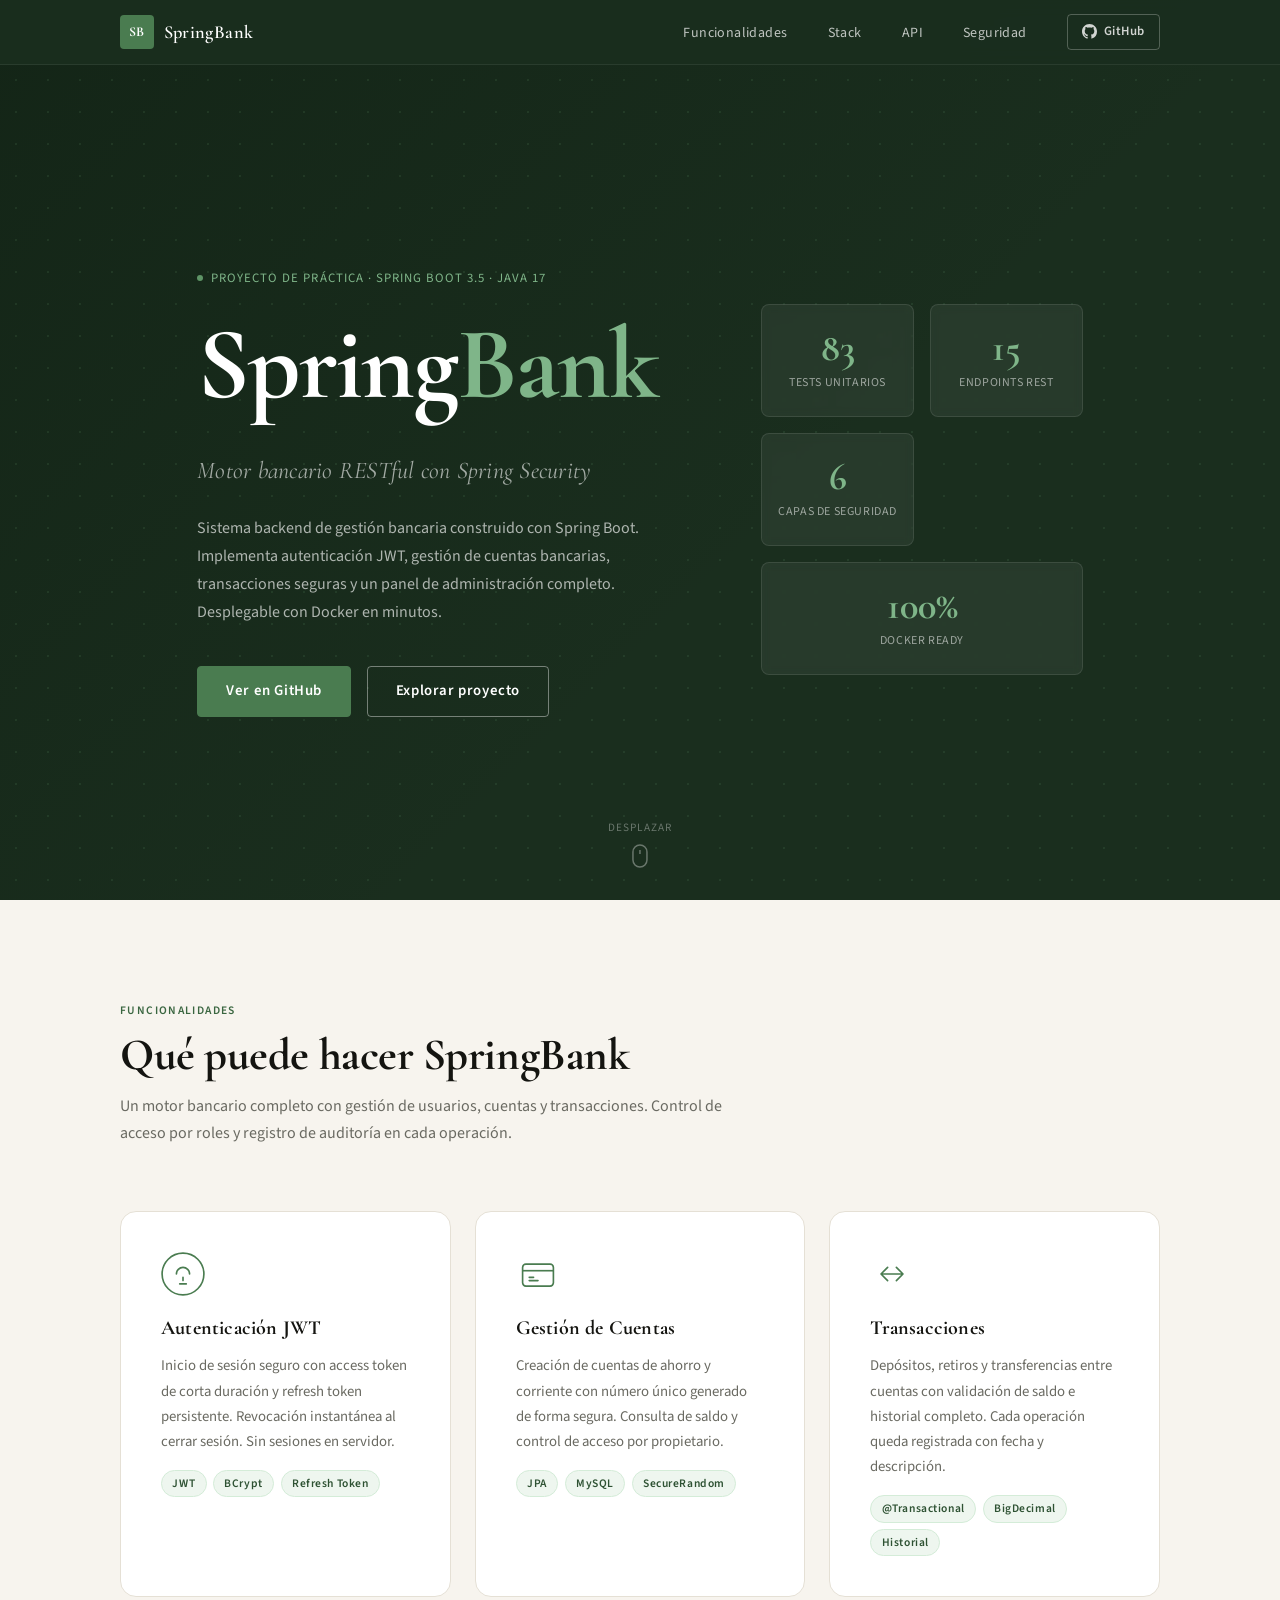
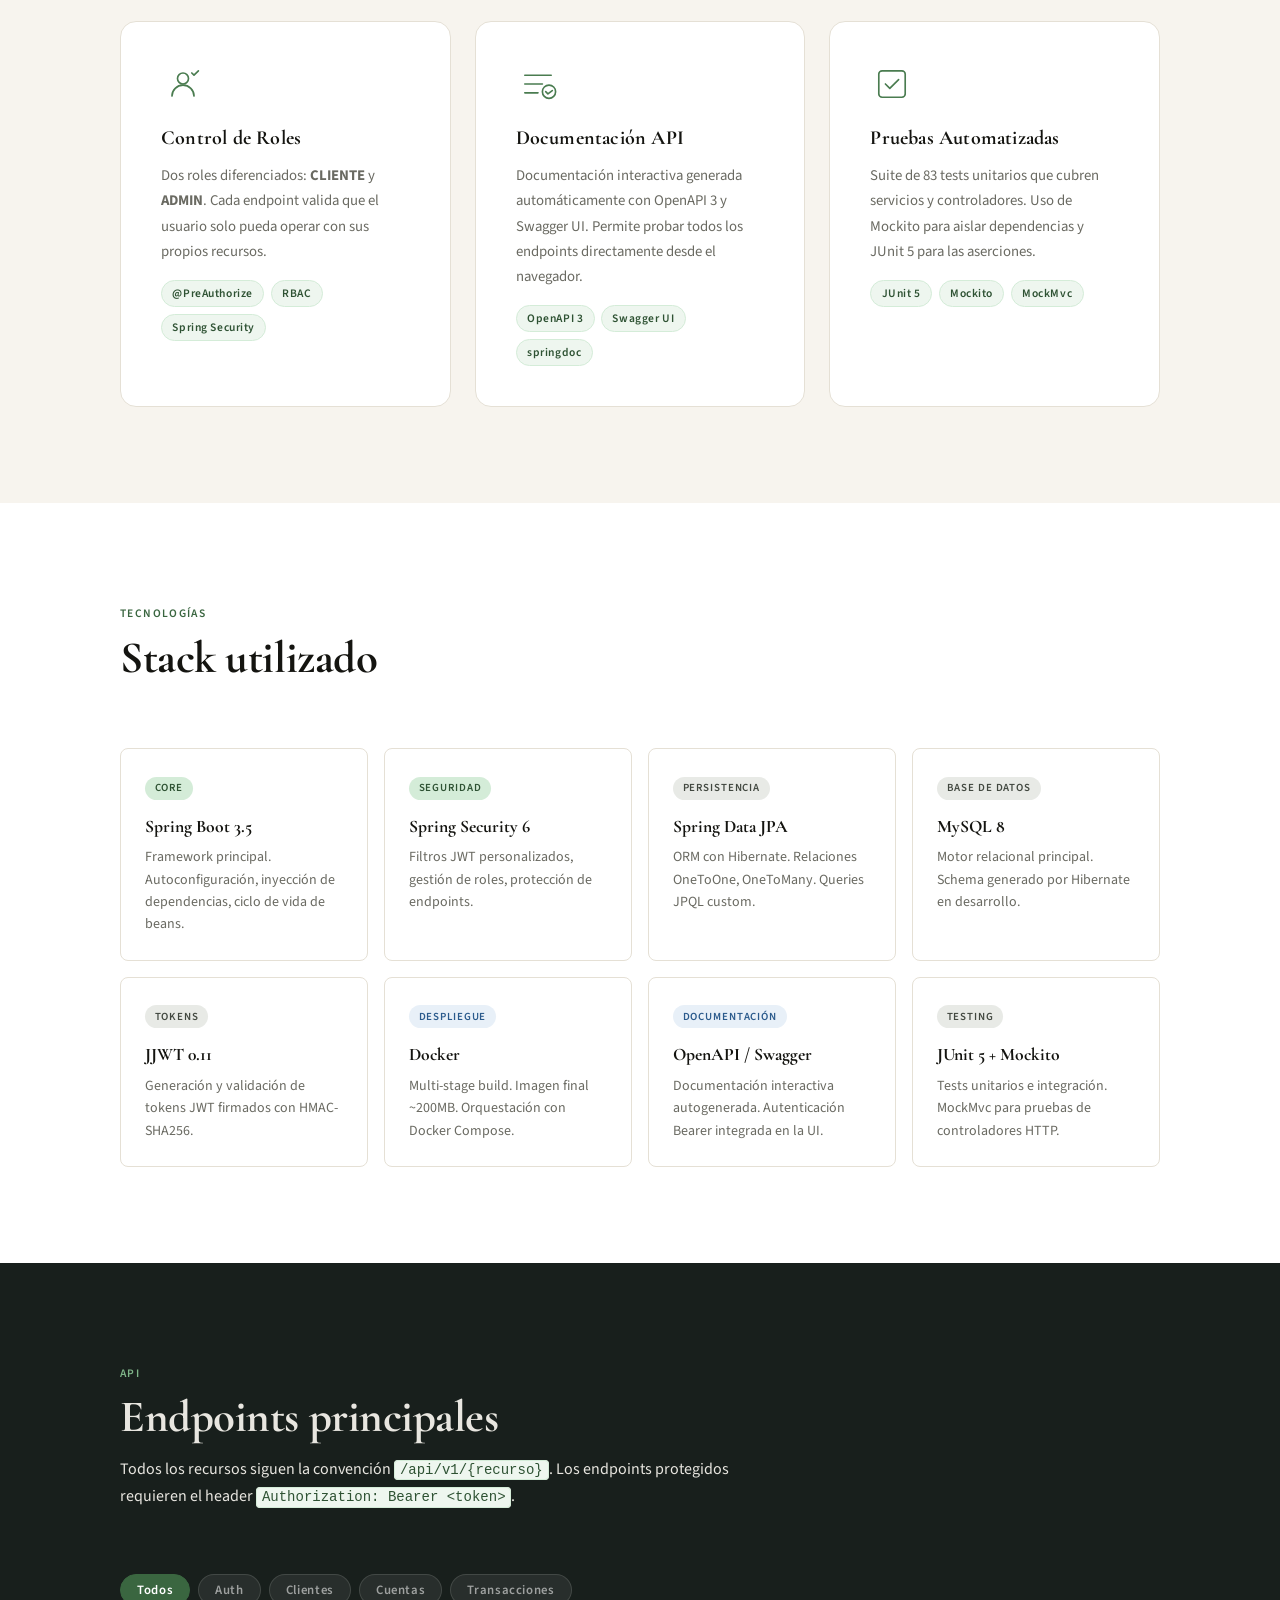
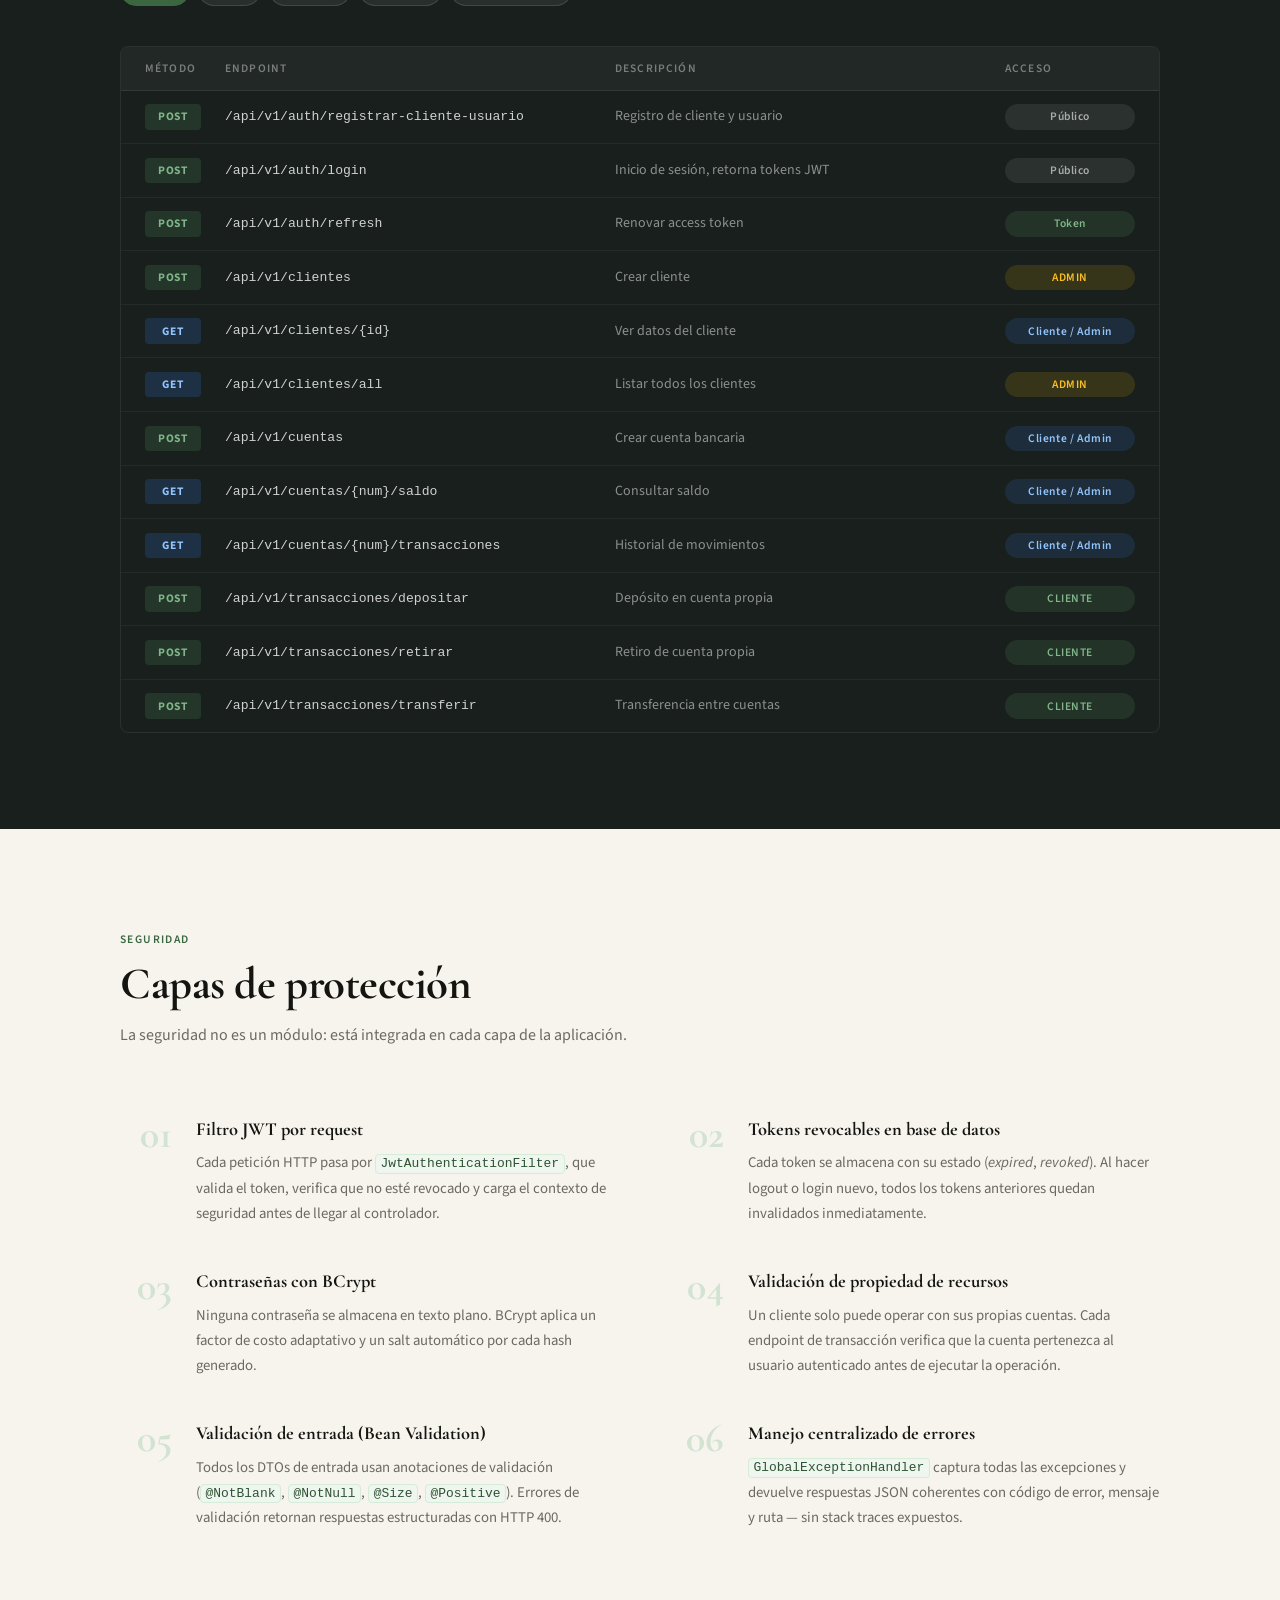
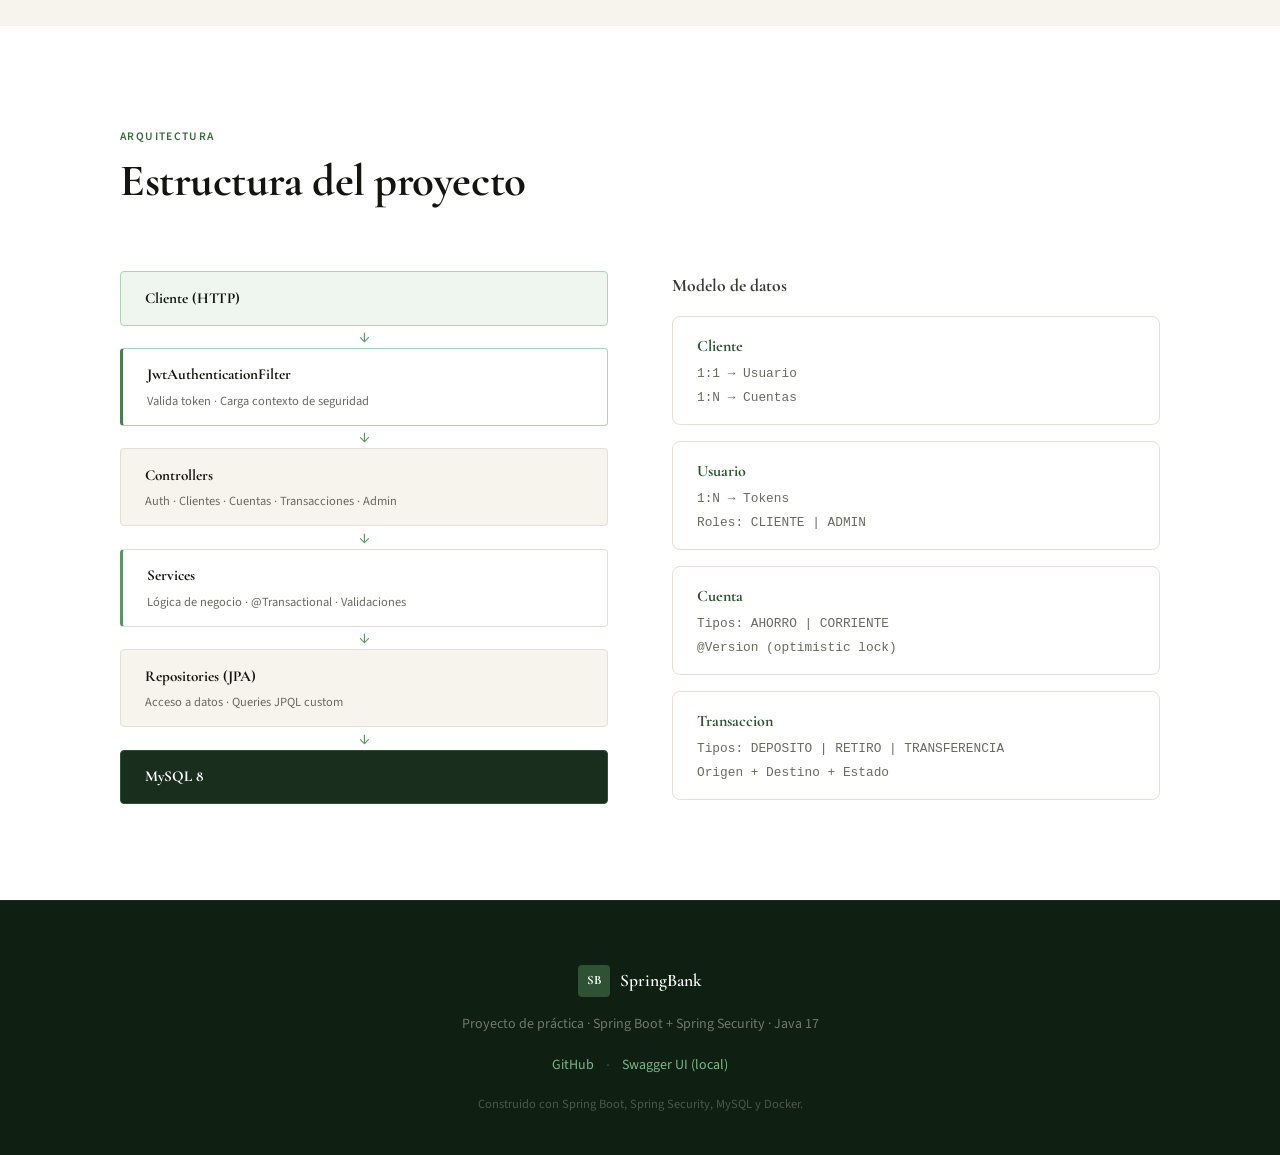
<file: docs/index.html>
<!DOCTYPE html>
<html lang="es">
<head>
  <meta charset="UTF-8" />
  <meta name="viewport" content="width=device-width, initial-scale=1.0" />
  <title>SpringBank — Motor Bancario RESTful</title>
  <link rel="preconnect" href="https://fonts.googleapis.com" />
  <link rel="preconnect" href="https://fonts.gstatic.com" crossorigin />
  <link
    href="https://fonts.googleapis.com/css2?family=Cormorant+Garamond:ital,wght@0,400;0,600;0,700;1,400&family=Source+Sans+3:ital,wght@0,300;0,400;0,600;1,400&display=swap"
    rel="stylesheet"
  />
  <link rel="stylesheet" href="styles.css" />
</head>
<body>

  <!-- ===== NAV ===== -->
  <nav class="nav" id="nav">
    <div class="nav__inner">
      <a href="#inicio" class="nav__brand">
        <span class="nav__logo-mark">SB</span>
        <span class="nav__logo-name">SpringBank</span>
      </a>
      <ul class="nav__links">
        <li><a href="#features">Funcionalidades</a></li>
        <li><a href="#stack">Stack</a></li>
        <li><a href="#endpoints">API</a></li>
        <li><a href="#seguridad">Seguridad</a></li>
      </ul>
      <div class="nav__actions">
        <a href="https://github.com/Tomadin/SpringBank" class="btn btn--ghost btn--sm" target="_blank" rel="noopener">
          <svg class="btn__icon" viewBox="0 0 24 24" fill="currentColor" aria-hidden="true">
            <path d="M12 0C5.37 0 0 5.37 0 12c0 5.31 3.435 9.795 8.205 11.385.6.105.825-.255.825-.57 0-.285-.015-1.23-.015-2.235-3.015.555-3.795-.735-4.035-1.41-.135-.345-.72-1.41-1.23-1.695-.42-.225-1.02-.78-.015-.795.945-.015 1.62.87 1.845 1.23 1.08 1.815 2.805 1.305 3.495.99.105-.78.42-1.305.765-1.605-2.67-.3-5.46-1.335-5.46-5.925 0-1.305.465-2.385 1.23-3.225-.12-.3-.54-1.53.12-3.18 0 0 1.005-.315 3.3 1.23.96-.27 1.98-.405 3-.405s2.04.135 3 .405c2.295-1.56 3.3-1.23 3.3-1.23.66 1.65.24 2.88.12 3.18.765.84 1.23 1.905 1.23 3.225 0 4.605-2.805 5.625-5.475 5.925.435.375.81 1.095.81 2.22 0 1.605-.015 2.895-.015 3.3 0 .315.225.69.825.57A12.02 12.02 0 0 0 24 12c0-6.63-5.37-12-12-12z"/>
          </svg>
          GitHub
        </a>
      </div>
    </div>
  </nav>

  <!-- ===== HERO ===== -->
  <header class="hero" id="inicio">
    <div class="hero__texture" aria-hidden="true"></div>
    <div class="hero__container">
      <div class="hero__main">
        <div class="hero__badge">
          <span class="hero__badge-dot" aria-hidden="true"></span>
          Proyecto de práctica · Spring Boot 3.5 · Java 17
        </div>
        <h1 class="hero__title">
          Spring<span class="hero__title-green">Bank</span>
        </h1>
        <p class="hero__subtitle">Motor bancario RESTful con Spring Security</p>
        <p class="hero__desc">
          Sistema backend de gestión bancaria construido con Spring Boot. Implementa autenticación JWT,
          gestión de cuentas bancarias, transacciones seguras y un panel de administración completo.
          Desplegable con Docker en minutos.
        </p>
        <div class="hero__cta">
          <a href="https://github.com/Tomadin/SpringBank" class="btn btn--primary btn--lg" target="_blank" rel="noopener">
            Ver en GitHub
          </a>
          <a href="#features" class="btn btn--outline btn--lg">
            Explorar proyecto
          </a>
        </div>
      </div>

      <div class="hero__stats" aria-label="Cifras del proyecto">
        <div class="stat-card">
          <span class="stat-card__num" data-target="83">0</span>
          <span class="stat-card__label">Tests unitarios</span>
        </div>
        <div class="stat-card">
          <span class="stat-card__num" data-target="15">0</span>
          <span class="stat-card__label">Endpoints REST</span>
        </div>
        <div class="stat-card">
          <span class="stat-card__num" data-target="6">0</span>
          <span class="stat-card__label">Capas de seguridad</span>
        </div>
        <div class="stat-card stat-card--full">
          <span class="stat-card__num">100%</span>
          <span class="stat-card__label">Docker ready</span>
        </div>
      </div>
    </div>

    <div class="hero__scroll-hint" aria-hidden="true">
      <span>Desplazar</span>
      <svg viewBox="0 0 16 24" fill="none" stroke="currentColor" stroke-width="1.5">
        <rect x="1" y="1" width="14" height="22" rx="7"/>
        <line x1="8" y1="6" x2="8" y2="10"/>
      </svg>
    </div>
  </header>

  <main>

    <!-- ===== FEATURES ===== -->
    <section class="section section--cream" id="features">
      <div class="container">
        <header class="section__header reveal">
          <span class="section__tag">Funcionalidades</span>
          <h2 class="section__title">Qué puede hacer SpringBank</h2>
          <p class="section__desc">
            Un motor bancario completo con gestión de usuarios, cuentas y transacciones.
            Control de acceso por roles y registro de auditoría en cada operación.
          </p>
        </header>

        <div class="features-grid">

          <article class="feature-card reveal">
            <div class="feature-card__icon" aria-hidden="true">
              <svg viewBox="0 0 40 40" fill="none">
                <circle cx="20" cy="20" r="19" stroke="currentColor" stroke-width="1.5"/>
                <path d="M14 20a6 6 0 1 1 12 0M20 26v-3M17 29h6" stroke="currentColor" stroke-width="1.5" stroke-linecap="round"/>
              </svg>
            </div>
            <h3 class="feature-card__title">Autenticación JWT</h3>
            <p class="feature-card__desc">
              Inicio de sesión seguro con access token de corta duración y refresh token persistente.
              Revocación instantánea al cerrar sesión. Sin sesiones en servidor.
            </p>
            <ul class="tag-list" aria-label="Tecnologías">
              <li class="tag">JWT</li>
              <li class="tag">BCrypt</li>
              <li class="tag">Refresh Token</li>
            </ul>
          </article>

          <article class="feature-card reveal">
            <div class="feature-card__icon" aria-hidden="true">
              <svg viewBox="0 0 40 40" fill="none">
                <rect x="6" y="11" width="28" height="20" rx="3" stroke="currentColor" stroke-width="1.5"/>
                <path d="M6 17h28" stroke="currentColor" stroke-width="1.5"/>
                <path d="M12 23h4M12 26h8" stroke="currentColor" stroke-width="1.5" stroke-linecap="round"/>
              </svg>
            </div>
            <h3 class="feature-card__title">Gestión de Cuentas</h3>
            <p class="feature-card__desc">
              Creación de cuentas de ahorro y corriente con número único generado de forma segura.
              Consulta de saldo y control de acceso por propietario.
            </p>
            <ul class="tag-list" aria-label="Tecnologías">
              <li class="tag">JPA</li>
              <li class="tag">MySQL</li>
              <li class="tag">SecureRandom</li>
            </ul>
          </article>

          <article class="feature-card reveal">
            <div class="feature-card__icon" aria-hidden="true">
              <svg viewBox="0 0 40 40" fill="none">
                <path d="M10 20h20M24 14l6 6-6 6M16 14l-6 6 6 6" stroke="currentColor" stroke-width="1.5" stroke-linecap="round" stroke-linejoin="round"/>
              </svg>
            </div>
            <h3 class="feature-card__title">Transacciones</h3>
            <p class="feature-card__desc">
              Depósitos, retiros y transferencias entre cuentas con validación de saldo
              e historial completo. Cada operación queda registrada con fecha y descripción.
            </p>
            <ul class="tag-list" aria-label="Tecnologías">
              <li class="tag">@Transactional</li>
              <li class="tag">BigDecimal</li>
              <li class="tag">Historial</li>
            </ul>
          </article>

          <article class="feature-card reveal">
            <div class="feature-card__icon" aria-hidden="true">
              <svg viewBox="0 0 40 40" fill="none">
                <circle cx="20" cy="15" r="5" stroke="currentColor" stroke-width="1.5"/>
                <path d="M10 31c0-5.523 4.477-10 10-10s10 4.477 10 10" stroke="currentColor" stroke-width="1.5" stroke-linecap="round"/>
                <path d="M28 10l2 2 4-4" stroke="currentColor" stroke-width="1.5" stroke-linecap="round" stroke-linejoin="round"/>
              </svg>
            </div>
            <h3 class="feature-card__title">Control de Roles</h3>
            <p class="feature-card__desc">
              Dos roles diferenciados: <strong>CLIENTE</strong> y <strong>ADMIN</strong>.
              Cada endpoint valida que el usuario solo pueda operar con sus propios recursos.
            </p>
            <ul class="tag-list" aria-label="Tecnologías">
              <li class="tag">@PreAuthorize</li>
              <li class="tag">RBAC</li>
              <li class="tag">Spring Security</li>
            </ul>
          </article>

          <article class="feature-card reveal">
            <div class="feature-card__icon" aria-hidden="true">
              <svg viewBox="0 0 40 40" fill="none">
                <path d="M8 12h24M8 20h16M8 28h12" stroke="currentColor" stroke-width="1.5" stroke-linecap="round"/>
                <circle cx="30" cy="27" r="6" stroke="currentColor" stroke-width="1.5"/>
                <path d="M27 27l2 2 4-3" stroke="currentColor" stroke-width="1.5" stroke-linecap="round" stroke-linejoin="round"/>
              </svg>
            </div>
            <h3 class="feature-card__title">Documentación API</h3>
            <p class="feature-card__desc">
              Documentación interactiva generada automáticamente con OpenAPI 3 y Swagger UI.
              Permite probar todos los endpoints directamente desde el navegador.
            </p>
            <ul class="tag-list" aria-label="Tecnologías">
              <li class="tag">OpenAPI 3</li>
              <li class="tag">Swagger UI</li>
              <li class="tag">springdoc</li>
            </ul>
          </article>

          <article class="feature-card reveal">
            <div class="feature-card__icon" aria-hidden="true">
              <svg viewBox="0 0 40 40" fill="none">
                <rect x="8" y="8" width="24" height="24" rx="3" stroke="currentColor" stroke-width="1.5"/>
                <path d="M14 20l4 4 8-8" stroke="currentColor" stroke-width="1.5" stroke-linecap="round" stroke-linejoin="round"/>
              </svg>
            </div>
            <h3 class="feature-card__title">Pruebas Automatizadas</h3>
            <p class="feature-card__desc">
              Suite de 83 tests unitarios que cubren servicios y controladores.
              Uso de Mockito para aislar dependencias y JUnit 5 para las aserciones.
            </p>
            <ul class="tag-list" aria-label="Tecnologías">
              <li class="tag">JUnit 5</li>
              <li class="tag">Mockito</li>
              <li class="tag">MockMvc</li>
            </ul>
          </article>

        </div>
      </div>
    </section>

    <!-- ===== STACK ===== -->
    <section class="section section--white" id="stack">
      <div class="container">
        <header class="section__header reveal">
          <span class="section__tag">Tecnologías</span>
          <h2 class="section__title">Stack utilizado</h2>
        </header>

        <div class="stack-grid">
          <div class="stack-item reveal">
            <div class="stack-item__badge stack-item__badge--green">Core</div>
            <h3 class="stack-item__name">Spring Boot 3.5</h3>
            <p class="stack-item__desc">Framework principal. Autoconfiguración, inyección de dependencias, ciclo de vida de beans.</p>
          </div>
          <div class="stack-item reveal">
            <div class="stack-item__badge stack-item__badge--green">Seguridad</div>
            <h3 class="stack-item__name">Spring Security 6</h3>
            <p class="stack-item__desc">Filtros JWT personalizados, gestión de roles, protección de endpoints.</p>
          </div>
          <div class="stack-item reveal">
            <div class="stack-item__badge stack-item__badge--slate">Persistencia</div>
            <h3 class="stack-item__name">Spring Data JPA</h3>
            <p class="stack-item__desc">ORM con Hibernate. Relaciones OneToOne, OneToMany. Queries JPQL custom.</p>
          </div>
          <div class="stack-item reveal">
            <div class="stack-item__badge stack-item__badge--slate">Base de Datos</div>
            <h3 class="stack-item__name">MySQL 8</h3>
            <p class="stack-item__desc">Motor relacional principal. Schema generado por Hibernate en desarrollo.</p>
          </div>
          <div class="stack-item reveal">
            <div class="stack-item__badge stack-item__badge--slate">Tokens</div>
            <h3 class="stack-item__name">JJWT 0.11</h3>
            <p class="stack-item__desc">Generación y validación de tokens JWT firmados con HMAC-SHA256.</p>
          </div>
          <div class="stack-item reveal">
            <div class="stack-item__badge stack-item__badge--blue">Despliegue</div>
            <h3 class="stack-item__name">Docker</h3>
            <p class="stack-item__desc">Multi-stage build. Imagen final ~200MB. Orquestación con Docker Compose.</p>
          </div>
          <div class="stack-item reveal">
            <div class="stack-item__badge stack-item__badge--blue">Documentación</div>
            <h3 class="stack-item__name">OpenAPI / Swagger</h3>
            <p class="stack-item__desc">Documentación interactiva autogenerada. Autenticación Bearer integrada en la UI.</p>
          </div>
          <div class="stack-item reveal">
            <div class="stack-item__badge stack-item__badge--slate">Testing</div>
            <h3 class="stack-item__name">JUnit 5 + Mockito</h3>
            <p class="stack-item__desc">Tests unitarios e integración. MockMvc para pruebas de controladores HTTP.</p>
          </div>
        </div>
      </div>
    </section>

    <!-- ===== ENDPOINTS ===== -->
    <section class="section section--dark" id="endpoints">
      <div class="container">
        <header class="section__header section__header--light reveal">
          <span class="section__tag section__tag--light">API</span>
          <h2 class="section__title">Endpoints principales</h2>
          <p class="section__desc">
            Todos los recursos siguen la convención <code>/api/v1/{recurso}</code>.
            Los endpoints protegidos requieren el header <code>Authorization: Bearer &lt;token&gt;</code>.
          </p>
        </header>

        <div class="endpoints-filters reveal" role="group" aria-label="Filtrar por módulo">
          <button class="filter-btn filter-btn--active" data-filter="all">Todos</button>
          <button class="filter-btn" data-filter="auth">Auth</button>
          <button class="filter-btn" data-filter="clientes">Clientes</button>
          <button class="filter-btn" data-filter="cuentas">Cuentas</button>
          <button class="filter-btn" data-filter="transacciones">Transacciones</button>
        </div>

        <div class="endpoints-table reveal" role="table" aria-label="Tabla de endpoints">
          <div class="endpoints-table__head" role="row">
            <span role="columnheader">Método</span>
            <span role="columnheader">Endpoint</span>
            <span role="columnheader">Descripción</span>
            <span role="columnheader">Acceso</span>
          </div>

          <div class="endpoint-row" data-group="auth" role="row">
            <span class="method method--post" role="cell">POST</span>
            <code class="endpoint-path" role="cell">/api/v1/auth/registrar-cliente-usuario</code>
            <span class="endpoint-desc" role="cell">Registro de cliente y usuario</span>
            <span class="access access--public" role="cell">Público</span>
          </div>
          <div class="endpoint-row" data-group="auth" role="row">
            <span class="method method--post" role="cell">POST</span>
            <code class="endpoint-path" role="cell">/api/v1/auth/login</code>
            <span class="endpoint-desc" role="cell">Inicio de sesión, retorna tokens JWT</span>
            <span class="access access--public" role="cell">Público</span>
          </div>
          <div class="endpoint-row" data-group="auth" role="row">
            <span class="method method--post" role="cell">POST</span>
            <code class="endpoint-path" role="cell">/api/v1/auth/refresh</code>
            <span class="endpoint-desc" role="cell">Renovar access token</span>
            <span class="access access--client" role="cell">Token</span>
          </div>

          <div class="endpoint-row" data-group="clientes" role="row">
            <span class="method method--post" role="cell">POST</span>
            <code class="endpoint-path" role="cell">/api/v1/clientes</code>
            <span class="endpoint-desc" role="cell">Crear cliente</span>
            <span class="access access--admin" role="cell">ADMIN</span>
          </div>
          <div class="endpoint-row" data-group="clientes" role="row">
            <span class="method method--get" role="cell">GET</span>
            <code class="endpoint-path" role="cell">/api/v1/clientes/{id}</code>
            <span class="endpoint-desc" role="cell">Ver datos del cliente</span>
            <span class="access access--both" role="cell">Cliente / Admin</span>
          </div>
          <div class="endpoint-row" data-group="clientes" role="row">
            <span class="method method--get" role="cell">GET</span>
            <code class="endpoint-path" role="cell">/api/v1/clientes/all</code>
            <span class="endpoint-desc" role="cell">Listar todos los clientes</span>
            <span class="access access--admin" role="cell">ADMIN</span>
          </div>

          <div class="endpoint-row" data-group="cuentas" role="row">
            <span class="method method--post" role="cell">POST</span>
            <code class="endpoint-path" role="cell">/api/v1/cuentas</code>
            <span class="endpoint-desc" role="cell">Crear cuenta bancaria</span>
            <span class="access access--both" role="cell">Cliente / Admin</span>
          </div>
          <div class="endpoint-row" data-group="cuentas" role="row">
            <span class="method method--get" role="cell">GET</span>
            <code class="endpoint-path" role="cell">/api/v1/cuentas/{num}/saldo</code>
            <span class="endpoint-desc" role="cell">Consultar saldo</span>
            <span class="access access--both" role="cell">Cliente / Admin</span>
          </div>
          <div class="endpoint-row" data-group="cuentas" role="row">
            <span class="method method--get" role="cell">GET</span>
            <code class="endpoint-path" role="cell">/api/v1/cuentas/{num}/transacciones</code>
            <span class="endpoint-desc" role="cell">Historial de movimientos</span>
            <span class="access access--both" role="cell">Cliente / Admin</span>
          </div>

          <div class="endpoint-row" data-group="transacciones" role="row">
            <span class="method method--post" role="cell">POST</span>
            <code class="endpoint-path" role="cell">/api/v1/transacciones/depositar</code>
            <span class="endpoint-desc" role="cell">Depósito en cuenta propia</span>
            <span class="access access--client" role="cell">CLIENTE</span>
          </div>
          <div class="endpoint-row" data-group="transacciones" role="row">
            <span class="method method--post" role="cell">POST</span>
            <code class="endpoint-path" role="cell">/api/v1/transacciones/retirar</code>
            <span class="endpoint-desc" role="cell">Retiro de cuenta propia</span>
            <span class="access access--client" role="cell">CLIENTE</span>
          </div>
          <div class="endpoint-row" data-group="transacciones" role="row">
            <span class="method method--post" role="cell">POST</span>
            <code class="endpoint-path" role="cell">/api/v1/transacciones/transferir</code>
            <span class="endpoint-desc" role="cell">Transferencia entre cuentas</span>
            <span class="access access--client" role="cell">CLIENTE</span>
          </div>
        </div>
      </div>
    </section>

    <!-- ===== SEGURIDAD ===== -->
    <section class="section section--cream" id="seguridad">
      <div class="container">
        <header class="section__header reveal">
          <span class="section__tag">Seguridad</span>
          <h2 class="section__title">Capas de protección</h2>
          <p class="section__desc">
            La seguridad no es un módulo: está integrada en cada capa de la aplicación.
          </p>
        </header>

        <div class="security-grid">
          <div class="security-item reveal">
            <span class="security-item__num">01</span>
            <div class="security-item__content">
              <h3>Filtro JWT por request</h3>
              <p>Cada petición HTTP pasa por <code>JwtAuthenticationFilter</code>, que valida el token, verifica que no esté revocado y carga el contexto de seguridad antes de llegar al controlador.</p>
            </div>
          </div>
          <div class="security-item reveal">
            <span class="security-item__num">02</span>
            <div class="security-item__content">
              <h3>Tokens revocables en base de datos</h3>
              <p>Cada token se almacena con su estado (<em>expired</em>, <em>revoked</em>). Al hacer logout o login nuevo, todos los tokens anteriores quedan invalidados inmediatamente.</p>
            </div>
          </div>
          <div class="security-item reveal">
            <span class="security-item__num">03</span>
            <div class="security-item__content">
              <h3>Contraseñas con BCrypt</h3>
              <p>Ninguna contraseña se almacena en texto plano. BCrypt aplica un factor de costo adaptativo y un salt automático por cada hash generado.</p>
            </div>
          </div>
          <div class="security-item reveal">
            <span class="security-item__num">04</span>
            <div class="security-item__content">
              <h3>Validación de propiedad de recursos</h3>
              <p>Un cliente solo puede operar con sus propias cuentas. Cada endpoint de transacción verifica que la cuenta pertenezca al usuario autenticado antes de ejecutar la operación.</p>
            </div>
          </div>
          <div class="security-item reveal">
            <span class="security-item__num">05</span>
            <div class="security-item__content">
              <h3>Validación de entrada (Bean Validation)</h3>
              <p>Todos los DTOs de entrada usan anotaciones de validación (<code>@NotBlank</code>, <code>@NotNull</code>, <code>@Size</code>, <code>@Positive</code>). Errores de validación retornan respuestas estructuradas con HTTP 400.</p>
            </div>
          </div>
          <div class="security-item reveal">
            <span class="security-item__num">06</span>
            <div class="security-item__content">
              <h3>Manejo centralizado de errores</h3>
              <p><code>GlobalExceptionHandler</code> captura todas las excepciones y devuelve respuestas JSON coherentes con código de error, mensaje y ruta — sin stack traces expuestos.</p>
            </div>
          </div>
        </div>
      </div>
    </section>

    <!-- ===== ARQUITECTURA ===== -->
    <section class="section section--white" id="arquitectura">
      <div class="container">
        <header class="section__header reveal">
          <span class="section__tag">Arquitectura</span>
          <h2 class="section__title">Estructura del proyecto</h2>
        </header>

        <div class="arch-layout reveal">
          <div class="arch-diagram">
            <div class="arch-layer arch-layer--client">
              <span class="arch-layer__label">Cliente (HTTP)</span>
            </div>
            <div class="arch-arrow" aria-hidden="true">↓</div>
            <div class="arch-layer arch-layer--filter">
              <span class="arch-layer__label">JwtAuthenticationFilter</span>
              <span class="arch-layer__sub">Valida token · Carga contexto de seguridad</span>
            </div>
            <div class="arch-arrow" aria-hidden="true">↓</div>
            <div class="arch-layer arch-layer--controller">
              <span class="arch-layer__label">Controllers</span>
              <span class="arch-layer__sub">Auth · Clientes · Cuentas · Transacciones · Admin</span>
            </div>
            <div class="arch-arrow" aria-hidden="true">↓</div>
            <div class="arch-layer arch-layer--service">
              <span class="arch-layer__label">Services</span>
              <span class="arch-layer__sub">Lógica de negocio · @Transactional · Validaciones</span>
            </div>
            <div class="arch-arrow" aria-hidden="true">↓</div>
            <div class="arch-layer arch-layer--repo">
              <span class="arch-layer__label">Repositories (JPA)</span>
              <span class="arch-layer__sub">Acceso a datos · Queries JPQL custom</span>
            </div>
            <div class="arch-arrow" aria-hidden="true">↓</div>
            <div class="arch-layer arch-layer--db">
              <span class="arch-layer__label">MySQL 8</span>
            </div>
          </div>

          <div class="arch-entities">
            <h3 class="arch-entities__title">Modelo de datos</h3>
            <div class="entity-card">
              <span class="entity-card__name">Cliente</span>
              <span class="entity-card__rel">1:1 → Usuario</span>
              <span class="entity-card__rel">1:N → Cuentas</span>
            </div>
            <div class="entity-card">
              <span class="entity-card__name">Usuario</span>
              <span class="entity-card__rel">1:N → Tokens</span>
              <span class="entity-card__rel">Roles: CLIENTE | ADMIN</span>
            </div>
            <div class="entity-card">
              <span class="entity-card__name">Cuenta</span>
              <span class="entity-card__rel">Tipos: AHORRO | CORRIENTE</span>
              <span class="entity-card__rel">@Version (optimistic lock)</span>
            </div>
            <div class="entity-card">
              <span class="entity-card__name">Transaccion</span>
              <span class="entity-card__rel">Tipos: DEPOSITO | RETIRO | TRANSFERENCIA</span>
              <span class="entity-card__rel">Origen + Destino + Estado</span>
            </div>
          </div>
        </div>
      </div>
    </section>

  </main>

  <!-- ===== FOOTER ===== -->
  <footer class="footer">
    <div class="footer__inner">
      <div class="footer__brand">
        <span class="footer__logo-mark">SB</span>
        <span class="footer__name">SpringBank</span>
      </div>
      <p class="footer__desc">Proyecto de práctica · Spring Boot + Spring Security · Java 17</p>
      <div class="footer__links">
        <a href="https://github.com/Tomadin/SpringBank" target="_blank" rel="noopener">GitHub</a>
        <span class="footer__sep" aria-hidden="true">·</span>
        <a href="http://localhost:8080/swagger-ui.html" target="_blank" rel="noopener">Swagger UI (local)</a>
      </div>
      <p class="footer__copy">Construido con Spring Boot, Spring Security, MySQL y Docker.</p>
    </div>
  </footer>

  <script src="main.js"></script>
</body>
</html>
</file>
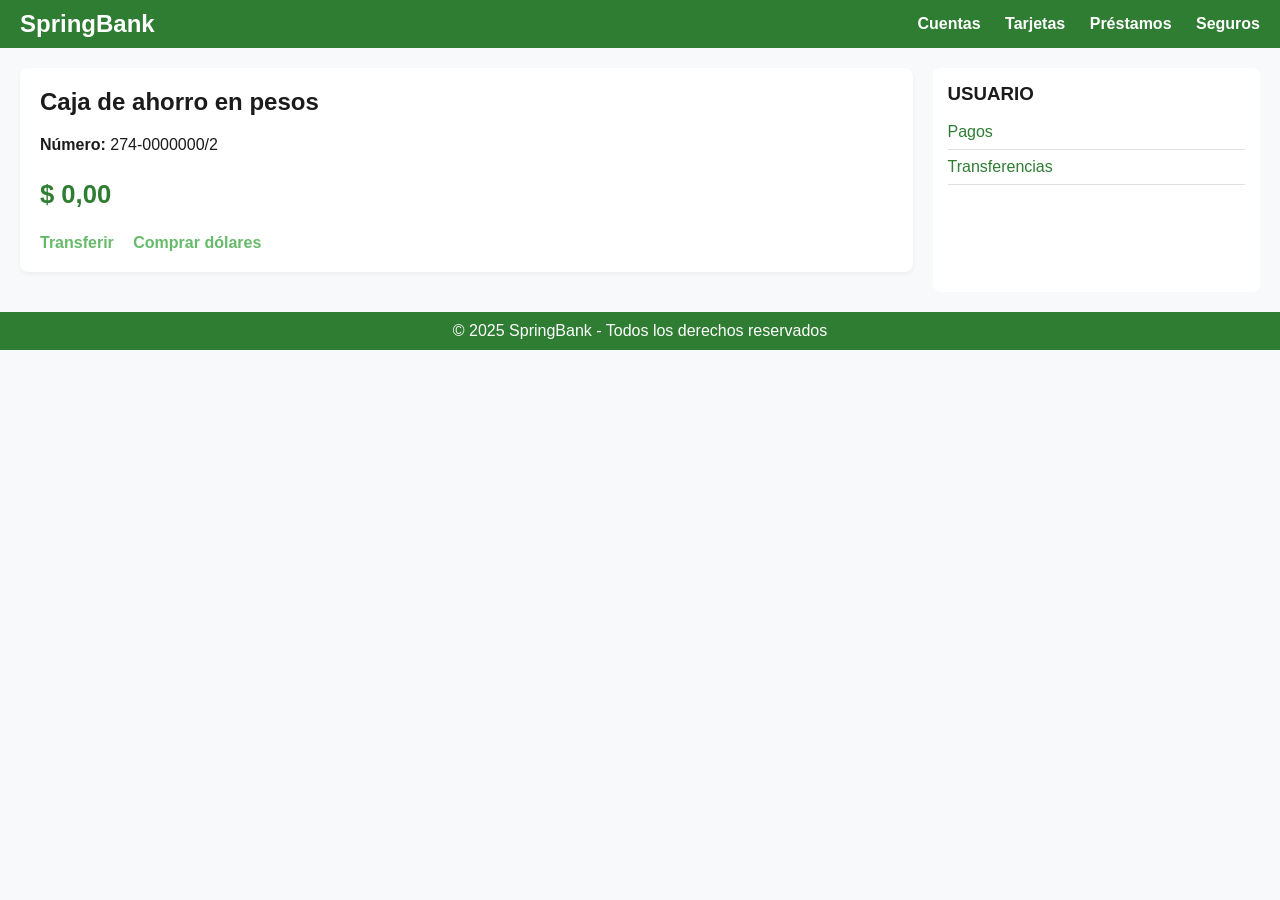
<file: src/main/resources/templates/index.html>
<!DOCTYPE html>
<html lang="es">
<head>
    <meta charset="UTF-8">
    <title>SpringBank - Panel</title>
    <meta name="viewport" content="width=device-width, initial-scale=1.0">
    <style>
        :root {
            --verde-oscuro: #2E7D32;
            --verde-claro: #66BB6A;
            --gris-claro: #F8F9FA;
            --gris: #E0E0E0;
            --texto: #1B1B1B;
            --blanco: #FFFFFF;
        }

        body {
            margin: 0;
            font-family: Arial, sans-serif;
            background-color: var(--gris-claro);
            color: var(--texto);
        }

        header {
            background-color: var(--verde-oscuro);
            padding: 10px 20px;
            color: var(--blanco);
            display: flex;
            justify-content: space-between;
            align-items: center;
        }

        header h1 {
            margin: 0;
            font-size: 1.5rem;
        }
        header h1 img {
  max-height: 50px;
  max-width: 100%;
  height: auto;
}
        nav a {
            color: var(--blanco);
            margin-left: 20px;
            text-decoration: none;
            font-weight: bold;
        }

        .container {
            display: flex;
            padding: 20px;
        }

        .left-panel {
            flex: 3;
            margin-right: 20px;
        }

        .right-panel {
            flex: 1;
            background-color: var(--blanco);
            padding: 15px;
            border-radius: 8px;
        }

        .card {
            background-color: var(--blanco);
            padding: 20px;
            margin-bottom: 20px;
            border-radius: 8px;
            box-shadow: 0 2px 4px rgba(0,0,0,0.05);
        }

        .card h2 {
            margin-top: 0;
        }

        .card .amount {
            font-size: 1.6rem;
            font-weight: bold;
            color: var(--verde-oscuro);
        }

        .card a {
            margin-right: 15px;
            color: var(--verde-claro);
            font-weight: bold;
            text-decoration: none;
        }

        .right-panel h3 {
            margin-top: 0;
            margin-bottom: 10px;
        }

        .right-panel a {
            display: block;
            color: var(--verde-oscuro);
            text-decoration: none;
            padding: 8px 0;
            border-bottom: 1px solid var(--gris);
        }

        footer {
            background-color: var(--verde-oscuro);
            color: var(--blanco);
            text-align: center;
            padding: 10px;
        }
    </style>
</head>
<body>

<header>
    <h1>
        SpringBank
    </h1>
    <nav>
        <a href="#">Cuentas</a>
        <a href="#">Tarjetas</a>
        <a href="#">Préstamos</a>
        <a href="#">Seguros</a>
    </nav>
</header>

<div class="container">
    <div class="left-panel">
        <div class="card">
            <h2>Caja de ahorro en pesos</h2>
            <p><strong>Número:</strong> 274-0000000/2</p>
            <p class="amount">$ 0,00</p>
            <a href="#">Transferir</a>
            <a href="#">Comprar dólares</a>
        </div>

    </div>

    <div class="right-panel">
        <h3>USUARIO</h3>
        <a href="#">Pagos</a>
        <a href="#">Transferencias</a>
    </div>
</div>

<footer>
    &copy; 2025 SpringBank - Todos los derechos reservados
</footer>

</body>
</html>
</file>
<file: docs/styles.css>
/* ============================================================
   SpringBank — styles.css
   Paleta: Crema + Verde bosque (Spring Boot) + Pizarra oscura
   Tipografía: Cormorant Garamond (display) + Source Sans 3 (cuerpo)
   ============================================================ */

/* ---- Custom Properties ---- */
:root {
  /* Verde institucional */
  --green-950: #0f1f12;
  --green-900: #1a2e1e;
  --green-800: #243d27;
  --green-700: #2e5233;
  --green-600: #3a6640;
  --green-500: #4a7c50;
  --green-400: #5e9466;
  --green-300: #7fb589;
  --green-200: #aed4b5;
  --green-100: #d4ecd8;
  --green-50:  #eef6ef;

  /* Fondos neutros */
  --cream-100: #f7f4ee;
  --cream-200: #efece4;
  --cream-300: #e5e0d5;
  --white:     #ffffff;

  /* Texto */
  --text-900: #141410;
  --text-700: #3a3a34;
  --text-500: #6a6a62;
  --text-300: #a0a098;
  --text-on-dark: #e8e6e0;

  /* Pizarra para sección oscura */
  --slate-950: #111816;
  --slate-900: #181f1c;

  /* Badges */
  --badge-blue-bg:   #e8f0f8;
  --badge-blue-text: #2a5a8c;
  --badge-green-bg:  var(--green-100);
  --badge-green-text: var(--green-700);
  --badge-slate-bg:  #e8eae6;
  --badge-slate-text: #424840;

  /* Tipografía */
  --font-display: 'Cormorant Garamond', Georgia, serif;
  --font-body:    'Source Sans 3', 'Helvetica Neue', Arial, sans-serif;

  /* Espaciado */
  --space-xs:  0.25rem;
  --space-sm:  0.5rem;
  --space-md:  1rem;
  --space-lg:  1.5rem;
  --space-xl:  2.5rem;
  --space-2xl: 4rem;
  --space-3xl: 6rem;

  /* Radios */
  --radius-sm: 4px;
  --radius-md: 8px;
  --radius-lg: 16px;
  --radius-full: 9999px;

  /* Sombras */
  --shadow-sm: 0 1px 3px rgba(0,0,0,.07), 0 1px 2px rgba(0,0,0,.05);
  --shadow-md: 0 4px 12px rgba(0,0,0,.08), 0 2px 4px rgba(0,0,0,.05);
  --shadow-lg: 0 12px 32px rgba(0,0,0,.10), 0 4px 8px rgba(0,0,0,.06);

  /* Transiciones */
  --transition: 220ms ease;
}

/* ---- Reset & Base ---- */
*, *::before, *::after {
  box-sizing: border-box;
  margin: 0;
  padding: 0;
}

html {
  scroll-behavior: smooth;
  scroll-padding-top: 72px;
  font-size: 16px;
}

body {
  font-family: var(--font-body);
  background-color: var(--cream-100);
  color: var(--text-900);
  line-height: 1.65;
  -webkit-font-smoothing: antialiased;
}

img, svg { display: block; }

a {
  color: inherit;
  text-decoration: none;
}

ul { list-style: none; }

code {
  font-family: 'Courier New', Courier, monospace;
  font-size: 0.875em;
  background: var(--green-50);
  color: var(--green-700);
  padding: 0.1em 0.35em;
  border-radius: var(--radius-sm);
  border: 1px solid var(--green-100);
}

/* ---- Container ---- */
.container {
  max-width: 1120px;
  margin: 0 auto;
  padding: 0 var(--space-xl);
}

/* ============================================================
   NAVIGATION
   ============================================================ */
.nav {
  position: fixed;
  top: 0;
  left: 0;
  right: 0;
  z-index: 100;
  background: rgba(26, 46, 30, 0.97);
  backdrop-filter: blur(8px);
  border-bottom: 1px solid rgba(255,255,255,.07);
  transition: box-shadow var(--transition);
}

.nav.nav--scrolled {
  box-shadow: 0 2px 16px rgba(0,0,0,.25);
}

.nav__inner {
  max-width: 1120px;
  margin: 0 auto;
  padding: 0 var(--space-xl);
  height: 64px;
  display: flex;
  align-items: center;
  gap: var(--space-xl);
}

.nav__brand {
  display: flex;
  align-items: center;
  gap: 0.6rem;
  flex-shrink: 0;
}

.nav__logo-mark {
  width: 34px;
  height: 34px;
  background: var(--green-500);
  border-radius: var(--radius-sm);
  display: flex;
  align-items: center;
  justify-content: center;
  font-family: var(--font-display);
  font-weight: 700;
  font-size: 0.85rem;
  letter-spacing: 0.05em;
  color: var(--white);
}

.nav__logo-name {
  font-family: var(--font-display);
  font-weight: 600;
  font-size: 1.15rem;
  letter-spacing: 0.02em;
  color: var(--white);
}

.nav__links {
  display: flex;
  gap: var(--space-xl);
  margin-left: auto;
}

.nav__links a {
  font-size: 0.875rem;
  font-weight: 400;
  color: rgba(255,255,255,.72);
  letter-spacing: 0.03em;
  transition: color var(--transition);
  position: relative;
  padding-bottom: 2px;
}

.nav__links a::after {
  content: '';
  position: absolute;
  bottom: -2px;
  left: 0;
  right: 100%;
  height: 1px;
  background: var(--green-300);
  transition: right var(--transition);
}

.nav__links a:hover { color: var(--white); }
.nav__links a:hover::after { right: 0; }

.nav__actions {
  display: flex;
  gap: var(--space-sm);
  flex-shrink: 0;
}

/* ============================================================
   BUTTONS
   ============================================================ */
.btn {
  display: inline-flex;
  align-items: center;
  gap: 0.4rem;
  font-family: var(--font-body);
  font-weight: 600;
  font-size: 0.875rem;
  letter-spacing: 0.04em;
  border-radius: var(--radius-sm);
  cursor: pointer;
  transition: background var(--transition), color var(--transition),
              border-color var(--transition), box-shadow var(--transition),
              transform var(--transition);
  white-space: nowrap;
  border: 1.5px solid transparent;
  padding: 0.55rem 1.2rem;
  text-decoration: none;
}

.btn:active { transform: translateY(1px); }

.btn--sm  { padding: 0.4rem 0.9rem; font-size: 0.8rem; }
.btn--lg  { padding: 0.75rem 1.75rem; font-size: 0.925rem; }

.btn--primary {
  background: var(--green-500);
  color: var(--white);
  border-color: var(--green-500);
}
.btn--primary:hover {
  background: var(--green-600);
  border-color: var(--green-600);
  box-shadow: 0 4px 14px rgba(74,124,80,.35);
}

.btn--ghost {
  background: transparent;
  color: rgba(255,255,255,.8);
  border-color: rgba(255,255,255,.25);
}
.btn--ghost:hover {
  background: rgba(255,255,255,.07);
  color: var(--white);
  border-color: rgba(255,255,255,.5);
}

.btn--outline {
  background: transparent;
  color: var(--white);
  border-color: rgba(255,255,255,.4);
}
.btn--outline:hover {
  background: rgba(255,255,255,.08);
  border-color: rgba(255,255,255,.7);
}

.btn__icon {
  width: 15px;
  height: 15px;
}

/* ============================================================
   HERO
   ============================================================ */
.hero {
  position: relative;
  min-height: 100vh;
  background: var(--green-900);
  display: flex;
  flex-direction: column;
  justify-content: center;
  padding-top: 80px;
  overflow: hidden;
}

/* Textura sutil: patrón de puntos */
.hero__texture {
  position: absolute;
  inset: 0;
  background-image:
    radial-gradient(circle, rgba(94,148,102,.15) 1px, transparent 1px);
  background-size: 32px 32px;
  pointer-events: none;
}

/* Gradiente de profundidad */
.hero::before {
  content: '';
  position: absolute;
  inset: 0;
  background: linear-gradient(
    135deg,
    rgba(15,31,18,.6) 0%,
    transparent 60%,
    rgba(26,46,30,.4) 100%
  );
  pointer-events: none;
}

.hero__container {
  position: relative;
  max-width: 1120px;
  margin: 0 auto;
  padding: var(--space-3xl) var(--space-xl);
  display: grid;
  grid-template-columns: 1fr auto;
  gap: var(--space-2xl);
  align-items: center;
}

.hero__badge {
  display: inline-flex;
  align-items: center;
  gap: 0.5rem;
  font-size: 0.8rem;
  letter-spacing: 0.08em;
  text-transform: uppercase;
  color: var(--green-300);
  margin-bottom: var(--space-lg);
  font-weight: 400;
}

.hero__badge-dot {
  width: 6px;
  height: 6px;
  border-radius: 50%;
  background: var(--green-400);
  animation: pulse-dot 2.5s ease-in-out infinite;
}

@keyframes pulse-dot {
  0%, 100% { opacity: 1; transform: scale(1); }
  50%       { opacity: .5; transform: scale(.8); }
}

.hero__title {
  font-family: var(--font-display);
  font-size: clamp(3.5rem, 8vw, 6.5rem);
  font-weight: 700;
  line-height: 1;
  letter-spacing: -0.02em;
  color: var(--white);
  margin-bottom: 0.35em;
}

.hero__title-green { color: var(--green-300); }

.hero__subtitle {
  font-family: var(--font-display);
  font-size: clamp(1.1rem, 2vw, 1.5rem);
  font-weight: 400;
  font-style: italic;
  color: rgba(255,255,255,.6);
  margin-bottom: var(--space-lg);
  letter-spacing: 0.01em;
}

.hero__desc {
  max-width: 500px;
  font-size: 1rem;
  line-height: 1.75;
  color: rgba(255,255,255,.65);
  margin-bottom: var(--space-xl);
}

.hero__cta {
  display: flex;
  gap: var(--space-md);
  flex-wrap: wrap;
}

/* Stats panel */
.hero__stats {
  display: grid;
  grid-template-columns: 1fr 1fr;
  gap: var(--space-md);
  min-width: 240px;
}

.stat-card {
  background: rgba(255,255,255,.06);
  border: 1px solid rgba(255,255,255,.1);
  border-radius: var(--radius-md);
  padding: var(--space-lg) var(--space-md);
  display: flex;
  flex-direction: column;
  align-items: center;
  text-align: center;
  gap: 0.3rem;
  backdrop-filter: blur(4px);
  transition: background var(--transition), border-color var(--transition);
}

.stat-card:hover {
  background: rgba(255,255,255,.09);
  border-color: rgba(94,148,102,.4);
}

.stat-card--full { grid-column: 1 / -1; }

.stat-card__num {
  font-family: var(--font-display);
  font-size: 2.4rem;
  font-weight: 700;
  color: var(--green-300);
  line-height: 1;
}

.stat-card__label {
  font-size: 0.75rem;
  color: rgba(255,255,255,.55);
  letter-spacing: 0.05em;
  text-transform: uppercase;
}

/* Scroll hint */
.hero__scroll-hint {
  position: absolute;
  bottom: 2rem;
  left: 50%;
  transform: translateX(-50%);
  display: flex;
  flex-direction: column;
  align-items: center;
  gap: 0.4rem;
  color: rgba(255,255,255,.35);
  font-size: 0.7rem;
  letter-spacing: 0.1em;
  text-transform: uppercase;
  animation: bob 2.5s ease-in-out infinite;
}

.hero__scroll-hint svg {
  width: 16px;
  height: 24px;
}

@keyframes bob {
  0%, 100% { transform: translateX(-50%) translateY(0); }
  50%       { transform: translateX(-50%) translateY(6px); }
}

/* ============================================================
   SECTIONS
   ============================================================ */
.section {
  padding: var(--space-3xl) 0;
}

.section--cream { background: var(--cream-100); }
.section--white { background: var(--white); }
.section--dark  { background: var(--slate-900); }

.section__header {
  max-width: 640px;
  margin-bottom: var(--space-2xl);
}

.section__header--light .section__title,
.section__header--light .section__desc { color: var(--text-on-dark); }

.section__tag {
  display: inline-block;
  font-size: 0.72rem;
  font-weight: 600;
  letter-spacing: 0.12em;
  text-transform: uppercase;
  color: var(--green-600);
  margin-bottom: 0.6rem;
}

.section__tag--light { color: var(--green-300); }

.section__title {
  font-family: var(--font-display);
  font-size: clamp(1.8rem, 4vw, 2.8rem);
  font-weight: 700;
  line-height: 1.15;
  color: var(--text-900);
  margin-bottom: 0.75rem;
  letter-spacing: -0.01em;
}

.section__desc {
  font-size: 1rem;
  color: var(--text-500);
  line-height: 1.7;
}

/* ============================================================
   FEATURES GRID
   ============================================================ */
.features-grid {
  display: grid;
  grid-template-columns: repeat(auto-fill, minmax(310px, 1fr));
  gap: var(--space-lg);
}

.feature-card {
  background: var(--white);
  border: 1px solid var(--cream-300);
  border-radius: var(--radius-lg);
  padding: var(--space-xl);
  transition: box-shadow var(--transition), border-color var(--transition),
              transform var(--transition);
}

.feature-card:hover {
  box-shadow: var(--shadow-lg);
  border-color: var(--green-200);
  transform: translateY(-3px);
}

.feature-card__icon {
  width: 44px;
  height: 44px;
  color: var(--green-500);
  margin-bottom: var(--space-md);
}

.feature-card__icon svg {
  width: 100%;
  height: 100%;
}

.feature-card__title {
  font-family: var(--font-display);
  font-size: 1.25rem;
  font-weight: 700;
  color: var(--text-900);
  margin-bottom: 0.5rem;
  letter-spacing: 0.01em;
}

.feature-card__desc {
  font-size: 0.925rem;
  color: var(--text-500);
  line-height: 1.7;
  margin-bottom: var(--space-md);
}

/* Tag list inside card */
.tag-list {
  display: flex;
  flex-wrap: wrap;
  gap: 0.4rem;
  margin-top: auto;
}

.tag {
  font-size: 0.72rem;
  font-weight: 600;
  letter-spacing: 0.05em;
  background: var(--green-50);
  color: var(--green-700);
  border: 1px solid var(--green-100);
  border-radius: var(--radius-full);
  padding: 0.2rem 0.65rem;
}

/* ============================================================
   STACK GRID
   ============================================================ */
.stack-grid {
  display: grid;
  grid-template-columns: repeat(auto-fill, minmax(240px, 1fr));
  gap: var(--space-md);
}

.stack-item {
  padding: var(--space-lg);
  border: 1px solid var(--cream-300);
  border-radius: var(--radius-md);
  transition: box-shadow var(--transition), border-color var(--transition);
}

.stack-item:hover {
  box-shadow: var(--shadow-md);
  border-color: var(--green-200);
}

.stack-item__badge {
  display: inline-block;
  font-size: 0.68rem;
  font-weight: 600;
  letter-spacing: 0.08em;
  text-transform: uppercase;
  border-radius: var(--radius-full);
  padding: 0.15rem 0.6rem;
  margin-bottom: 0.75rem;
}

.stack-item__badge--green {
  background: var(--badge-green-bg);
  color: var(--badge-green-text);
}

.stack-item__badge--slate {
  background: var(--badge-slate-bg);
  color: var(--badge-slate-text);
}

.stack-item__badge--blue {
  background: var(--badge-blue-bg);
  color: var(--badge-blue-text);
}

.stack-item__name {
  font-family: var(--font-display);
  font-size: 1.1rem;
  font-weight: 700;
  color: var(--text-900);
  margin-bottom: 0.35rem;
}

.stack-item__desc {
  font-size: 0.875rem;
  color: var(--text-500);
  line-height: 1.6;
}

/* ============================================================
   ENDPOINTS TABLE
   ============================================================ */
.endpoints-filters {
  display: flex;
  gap: 0.5rem;
  flex-wrap: wrap;
  margin-bottom: var(--space-xl);
}

.filter-btn {
  font-family: var(--font-body);
  font-size: 0.8rem;
  font-weight: 600;
  letter-spacing: 0.05em;
  background: rgba(255,255,255,.07);
  color: rgba(255,255,255,.55);
  border: 1px solid rgba(255,255,255,.12);
  border-radius: var(--radius-full);
  padding: 0.35rem 1rem;
  cursor: pointer;
  transition: background var(--transition), color var(--transition),
              border-color var(--transition);
}

.filter-btn:hover {
  background: rgba(255,255,255,.13);
  color: rgba(255,255,255,.85);
  border-color: rgba(255,255,255,.25);
}

.filter-btn--active {
  background: var(--green-600);
  color: var(--white);
  border-color: var(--green-600);
}

.endpoints-table {
  border: 1px solid rgba(255,255,255,.08);
  border-radius: var(--radius-md);
  overflow: hidden;
}

.endpoints-table__head {
  display: grid;
  grid-template-columns: 80px 1fr 1fr 130px;
  gap: 0;
  padding: 0.75rem var(--space-lg);
  background: rgba(255,255,255,.04);
  border-bottom: 1px solid rgba(255,255,255,.08);
}

.endpoints-table__head span {
  font-size: 0.72rem;
  font-weight: 600;
  letter-spacing: 0.1em;
  text-transform: uppercase;
  color: rgba(255,255,255,.4);
}

.endpoint-row {
  display: grid;
  grid-template-columns: 80px 1fr 1fr 130px;
  align-items: center;
  gap: 0;
  padding: 0.85rem var(--space-lg);
  border-bottom: 1px solid rgba(255,255,255,.05);
  transition: background var(--transition), opacity var(--transition);
}

.endpoint-row:last-child { border-bottom: none; }

.endpoint-row:hover { background: rgba(255,255,255,.035); }

.endpoint-row.hidden {
  display: none;
}

.method {
  display: inline-flex;
  justify-content: center;
  align-items: center;
  font-size: 0.72rem;
  font-weight: 700;
  letter-spacing: 0.06em;
  border-radius: var(--radius-sm);
  padding: 0.2rem 0.55rem;
  width: 56px;
}

.method--get  { background: rgba(59,130,246,.18); color: #93c5fd; }
.method--post { background: rgba(74,124,80,.25);  color: var(--green-300); }

.endpoint-path {
  font-family: 'Courier New', Courier, monospace;
  font-size: 0.82rem;
  color: rgba(255,255,255,.8);
  background: transparent;
  border: none;
  padding: 0;
  padding-right: var(--space-lg);
  overflow: hidden;
  text-overflow: ellipsis;
  white-space: nowrap;
}

.endpoint-desc {
  font-size: 0.875rem;
  color: rgba(255,255,255,.5);
  padding-right: var(--space-md);
}

.access {
  font-size: 0.72rem;
  font-weight: 600;
  letter-spacing: 0.05em;
  border-radius: var(--radius-full);
  padding: 0.2rem 0.65rem;
  display: inline-flex;
  align-items: center;
  justify-content: center;
  text-align: center;
}

.access--public  { background: rgba(255,255,255,.08); color: rgba(255,255,255,.6); }
.access--client  { background: rgba(74,124,80,.22);   color: var(--green-300); }
.access--admin   { background: rgba(234,179,8,.15);   color: #fbbf24; }
.access--both    { background: rgba(59,130,246,.14);  color: #93c5fd; }

/* ============================================================
   SECURITY ITEMS
   ============================================================ */
.security-grid {
  display: grid;
  grid-template-columns: repeat(auto-fill, minmax(440px, 1fr));
  gap: var(--space-xl) var(--space-2xl);
}

.security-item {
  display: flex;
  gap: var(--space-lg);
  align-items: flex-start;
}

.security-item__num {
  font-family: var(--font-display);
  font-size: 2.5rem;
  font-weight: 700;
  color: var(--green-200);
  line-height: 1;
  flex-shrink: 0;
  width: 52px;
  text-align: right;
  opacity: .5;
}

.security-item__content h3 {
  font-family: var(--font-display);
  font-size: 1.15rem;
  font-weight: 700;
  color: var(--text-900);
  margin-bottom: 0.4rem;
}

.security-item__content p {
  font-size: 0.925rem;
  color: var(--text-500);
  line-height: 1.7;
}

/* ============================================================
   ARCHITECTURE
   ============================================================ */
.arch-layout {
  display: grid;
  grid-template-columns: 1fr 1fr;
  gap: var(--space-2xl);
  align-items: start;
}

.arch-diagram {
  display: flex;
  flex-direction: column;
  align-items: stretch;
  gap: 0;
}

.arch-layer {
  border: 1px solid var(--cream-300);
  border-radius: var(--radius-sm);
  padding: 0.85rem var(--space-lg);
  display: flex;
  flex-direction: column;
  gap: 0.2rem;
}

.arch-layer--client     { background: var(--green-50);  border-color: var(--green-200); }
.arch-layer--filter     { background: var(--white);     border-color: var(--green-200); border-left: 3px solid var(--green-500); }
.arch-layer--controller { background: var(--cream-100); border-color: var(--cream-300); }
.arch-layer--service    { background: var(--white);     border-color: var(--cream-300); border-left: 3px solid var(--green-400); }
.arch-layer--repo       { background: var(--cream-100); border-color: var(--cream-300); }
.arch-layer--db         { background: var(--green-900); border-color: var(--green-700); }
.arch-layer--db .arch-layer__label { color: var(--white); }

.arch-layer__label {
  font-family: var(--font-display);
  font-size: 0.95rem;
  font-weight: 700;
  color: var(--text-900);
}

.arch-layer__sub {
  font-size: 0.78rem;
  color: var(--text-500);
}

.arch-arrow {
  text-align: center;
  color: var(--green-400);
  font-size: 1.1rem;
  padding: 0.15rem 0;
  line-height: 1;
}

.arch-entities__title {
  font-family: var(--font-display);
  font-size: 1.1rem;
  font-weight: 700;
  color: var(--text-700);
  margin-bottom: var(--space-md);
}

.entity-card {
  display: flex;
  flex-direction: column;
  gap: 0.2rem;
  padding: var(--space-md) var(--space-lg);
  border: 1px solid var(--cream-300);
  border-radius: var(--radius-md);
  margin-bottom: var(--space-md);
  background: var(--white);
}

.entity-card:last-child { margin-bottom: 0; }

.entity-card__name {
  font-family: var(--font-display);
  font-size: 1rem;
  font-weight: 700;
  color: var(--green-700);
}

.entity-card__rel {
  font-size: 0.8rem;
  color: var(--text-500);
  font-family: 'Courier New', Courier, monospace;
}

/* ============================================================
   FOOTER
   ============================================================ */
.footer {
  background: var(--green-950);
  border-top: 1px solid rgba(255,255,255,.06);
  padding: var(--space-2xl) 0 var(--space-xl);
}

.footer__inner {
  max-width: 1120px;
  margin: 0 auto;
  padding: 0 var(--space-xl);
  display: flex;
  flex-direction: column;
  align-items: center;
  gap: var(--space-md);
  text-align: center;
}

.footer__brand {
  display: flex;
  align-items: center;
  gap: 0.6rem;
}

.footer__logo-mark {
  width: 32px;
  height: 32px;
  background: var(--green-700);
  border-radius: var(--radius-sm);
  display: flex;
  align-items: center;
  justify-content: center;
  font-family: var(--font-display);
  font-weight: 700;
  font-size: 0.8rem;
  color: var(--white);
}

.footer__name {
  font-family: var(--font-display);
  font-size: 1.1rem;
  font-weight: 600;
  color: var(--white);
}

.footer__desc {
  font-size: 0.875rem;
  color: rgba(255,255,255,.4);
}

.footer__links {
  display: flex;
  align-items: center;
  gap: 0.75rem;
}

.footer__links a {
  font-size: 0.875rem;
  color: var(--green-300);
  transition: color var(--transition);
}

.footer__links a:hover { color: var(--white); }

.footer__sep { color: rgba(255,255,255,.2); }

.footer__copy {
  font-size: 0.78rem;
  color: rgba(255,255,255,.25);
}

/* ============================================================
   SCROLL REVEAL ANIMATION
   ============================================================ */
.reveal {
  opacity: 0;
  transform: translateY(24px);
  transition: opacity 600ms ease, transform 600ms ease;
}

.reveal.is-visible {
  opacity: 1;
  transform: translateY(0);
}

/* Stagger children in grids */
.features-grid .reveal:nth-child(2) { transition-delay: 80ms; }
.features-grid .reveal:nth-child(3) { transition-delay: 160ms; }
.features-grid .reveal:nth-child(4) { transition-delay: 240ms; }
.features-grid .reveal:nth-child(5) { transition-delay: 320ms; }
.features-grid .reveal:nth-child(6) { transition-delay: 400ms; }

.stack-grid .reveal:nth-child(2) { transition-delay: 60ms; }
.stack-grid .reveal:nth-child(3) { transition-delay: 120ms; }
.stack-grid .reveal:nth-child(4) { transition-delay: 180ms; }
.stack-grid .reveal:nth-child(5) { transition-delay: 240ms; }
.stack-grid .reveal:nth-child(6) { transition-delay: 300ms; }
.stack-grid .reveal:nth-child(7) { transition-delay: 360ms; }
.stack-grid .reveal:nth-child(8) { transition-delay: 420ms; }

.security-grid .reveal:nth-child(2) { transition-delay: 80ms; }
.security-grid .reveal:nth-child(3) { transition-delay: 160ms; }
.security-grid .reveal:nth-child(4) { transition-delay: 240ms; }
.security-grid .reveal:nth-child(5) { transition-delay: 320ms; }
.security-grid .reveal:nth-child(6) { transition-delay: 400ms; }

/* ============================================================
   RESPONSIVE
   ============================================================ */
@media (max-width: 960px) {
  .hero__container {
    grid-template-columns: 1fr;
    padding: var(--space-2xl) var(--space-xl);
  }

  .hero__stats {
    grid-template-columns: repeat(4, 1fr);
    min-width: auto;
  }

  .stat-card--full { grid-column: auto; }

  .nav__links { display: none; }

  .security-grid { grid-template-columns: 1fr; }

  .arch-layout { grid-template-columns: 1fr; }

  .endpoints-table__head,
  .endpoint-row {
    grid-template-columns: 70px 1fr 110px;
  }

  .endpoint-desc { display: none; }
}

@media (max-width: 640px) {
  .container { padding: 0 var(--space-lg); }

  .hero__stats {
    grid-template-columns: 1fr 1fr;
  }

  .stat-card--full { grid-column: 1 / -1; }

  .hero__cta { flex-direction: column; }

  .hero__cta .btn { width: 100%; justify-content: center; }

  .features-grid { grid-template-columns: 1fr; }

  .stack-grid { grid-template-columns: 1fr 1fr; }

  .endpoints-table__head,
  .endpoint-row {
    grid-template-columns: 60px 1fr 90px;
    padding: 0.75rem var(--space-md);
    gap: var(--space-sm);
  }

  .endpoints-filters { gap: 0.35rem; }
}
</file>
